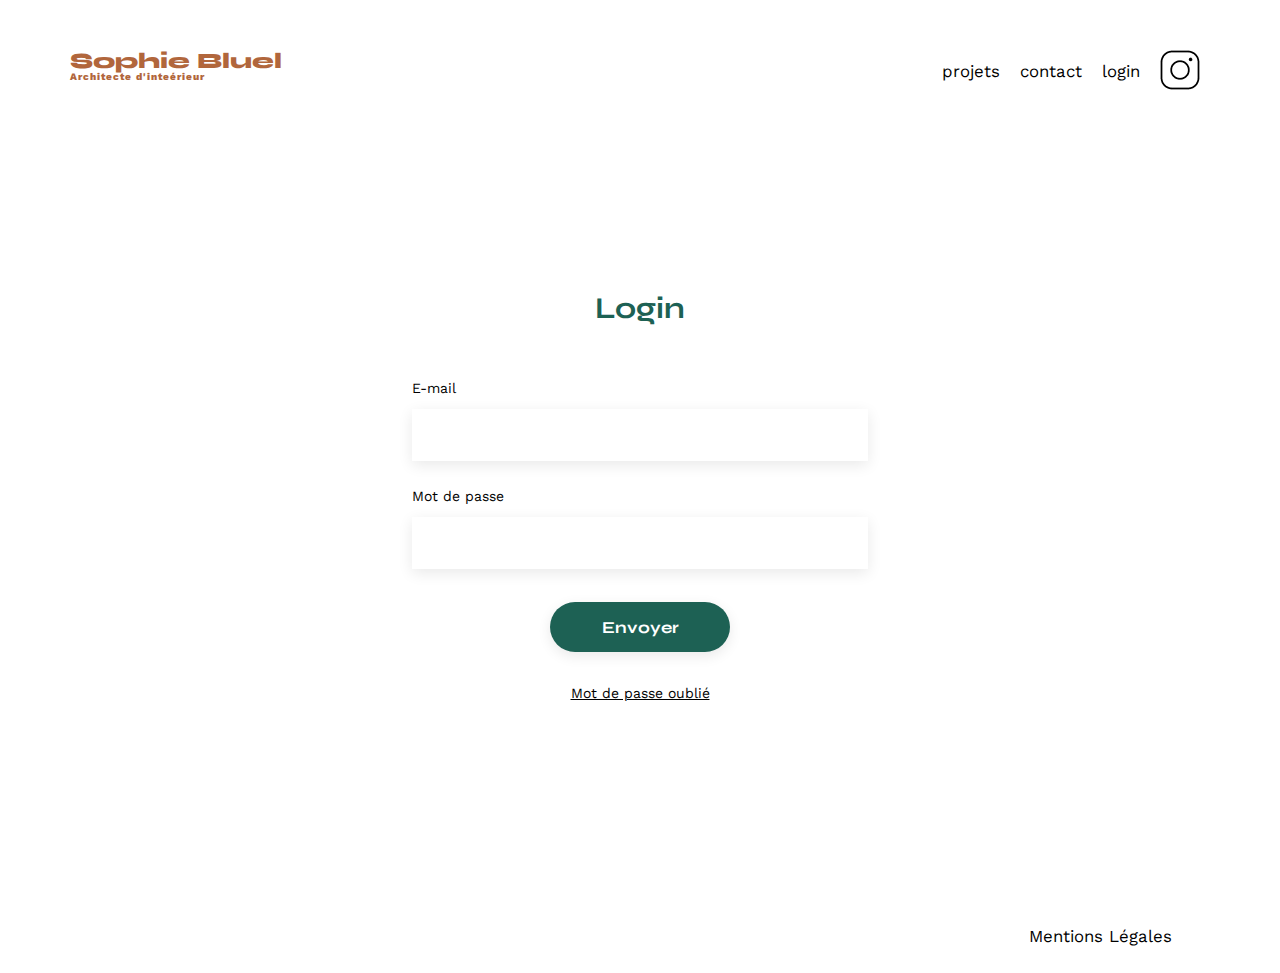
<file: FrontEnd/login.html>
<!DOCTYPE html>
<HTML lang="fr">
<head>
    <meta charset="UTF-8">
	<title>Sophie Bluel - Architecte d'intérieur</title>
    <meta name="viewport" content="width=device-width, initial-scale=1.0">
	<link rel="preconnect" href="https://fonts.googleapis.com">
	<link rel="preconnect" href="https://fonts.gstatic.com" crossorigin>
    <link href="https://fonts.googleapis.com/css2?family=Syne:wght@700;800&family=Work+Sans&display=swap" rel="stylesheet">
    <meta name="description" content="">
    <link rel="stylesheet" href="./assets/style.css">
    <script type="module" src="/js/login.js"></script>
</head>
<body>
    <header>
        <h1>Sophie Bluel <span>Architecte d'inteérieur</span></h1>
        <nav>
            <ul>
                <li><a href="index.html#portfolio">projets</a></li>
                <li><a href="index.html#contact">contact</a></li>
                <li><a href="login.html">login</a></li>
                <li><img src="./assets/icons/instagram.png" alt="Instagram"></li>
            </ul>
        </nav>
    </header>
    <main>        
        <section id="identification">
            <h2>Login</h2>
            <form action="#" method="post">
                <label>E-mail</label>
                <input type="text" name="email" id="email" required>
                <label>Mot de passe</label>
                <input type="text" name="password" id="password" required>
                <input type="submit" value="Envoyer">
            </form>
            <p>Mot de passe oublié</p>
        </section>
    </main>

    <footer>
        <nav>
            <ul>
                <li>Mentions Légales</li>
            </ul>
        </nav>
    </footer>
</body>


</HTML>
</file>
<file: FrontEnd/assets/style.css>
/* http://meyerweb.com/eric/tools/css/reset/
   v2.0 | 20110126
   License: none (public domain)
*/

html, body, div, span, applet, object, iframe,
h1, h2, h3, h4, h5, h6, p, blockquote, pre,
a, abbr, acronym, address, big, cite, code,
del, dfn, em, img, ins, kbd, q, s, samp,
small, strike, strong, sub, sup, tt, var,
b, u, i, center,
dl, dt, dd, ol, ul, li,
fieldset, form, label, legend,
table, caption, tbody, tfoot, thead, tr, th, td,
article, aside, canvas, details, embed,
figure, figcaption, footer, header, hgroup,
menu, nav, output, ruby, section, summary,
time, mark, audio, video {
	margin: 0;
	padding: 0;
	border: 0;
	font-size: 100%;
	font: inherit;
	vertical-align: baseline;
}
a {
	text-decoration: none;
	color: #000000;
}
a:hover {
	color: #B1663C;
}
/* HTML5 display-role reset for older browsers */
article, aside, details, figcaption, figure,
footer, header, hgroup, menu, nav, section {
	display: block;
}
body {
	line-height: 1;
}
ol, ul {
	list-style: none;
}
blockquote, q {
	quotes: none;
}
blockquote:before, blockquote:after,
q:before, q:after {
	content: '';
	content: none;
}
table {
	border-collapse: collapse;
	border-spacing: 0;
}
/** end reset css**/
body {
	max-width: 1140px;
	margin:auto;
	font-family: 'Work Sans' ;
	font-size: 14px;
}
.blackBlock {
	display: flex;
	flex-direction: row;
	align-items: center;
	justify-content: center;
	background-color: #000000;
	padding: 10px;
	position: absolute;
	top: 0;
	left: 0;
	right: 0;
}
.blackBlocktext {
	padding: 5px;
	color: white;
}
header {
	display: flex;
	justify-content: space-between;
	margin: 50px 0
}
section {
	margin: 50px 0
}

h1{
	display: flex;
	flex-direction: column;
	font-family: 'Syne';
	font-size: 22px;
	font-weight: 800;
	color: #B1663C
}

h1 > span {
	font-family: 'Work Sans';
	font-size:10px;
	letter-spacing: 0.1em;
}

h2{
	font-family: 'Syne';
	font-weight: 700;
	font-size: 30px;
	color: #1D6154
}

nav ul {
	display: flex;
	align-items: center;
	list-style-type: none;
}
nav li {
	padding: 0 10px;
	font-size: 1.2em;
}

li:hover {
	color: #B1663C;
}
#introduction {
	display: flex;
	align-items: center;
}
#introduction figure {
	flex: 1
}
#introduction img {
	display: block;
	margin: auto;
	width: 80%;
}

#introduction article {
	flex: 1
}
#introduction h2 {
	margin-bottom: 1em;
}
#introduction p {
	margin-bottom: 0.5em;
}
.entete h2{
	display: inline;
	margin-right: 20px;
}
.entete {
	text-align: center;
}
#modifier:hover {
	text-decoration: none;
	cursor: pointer;
}
#modifier {
	border: none;
	font-size: 15px;
	background-color: white;
}
#portfolio {
	margin-top: 100px;
}
#portfolio h2 {
	text-align: center;
	margin-bottom: 1em;
}
/*pour le background du modal*/
.modal {
	display: flex;	
	position: fixed;
	z-index: 1;
	overflow: scroll;
	left: 0;
	top: -150px;
	width: 100%;
	height: 150%;
	background: rgba(0, 0, 0, 0.8);
}

.previous {
	float: left;
	font-size: 20px;
	font-weight: bold;	
}
.previous:hover,
.previous:focus {
	text-decoration: none;
	cursor: pointer;
}
.close {
	float: right;
	font-size: 20px;
	font-weight: bold;	
}
.close:hover,
.close:focus{
	text-decoration: none;
	cursor: pointer;
}
/*contenu du modal*/
.modal-content {
	text-align: center;
	justify-content: center;
	background-color: #fff;
	width: 700px;
	height: auto;
	margin: 15% auto;
	padding: 20px;
}
.modal-addItem {
	text-align: center;
	justify-content: center;
	background-color: #fff;
	width: 700px;
	height: auto;
	margin: 15% auto;
	padding: 20px;
}
.modal-addItem .imported-photo {
	max-width: 50%;	
}
.modal-addItem label {
	margin: 1em 0 1em 0;
}
.modal-addItem input {
	height: 50px;
	font-size: 1.2em;
	border: none;
	box-shadow: 0px 4px 14px rgba(0, 0, 0, 0.09);
}
.modal-addItem select {
	height: 50px;
	font-size: 1.2em;
	border: none;
	box-shadow: 0px 4px 14px rgba(0, 0, 0, 0.09);
}
.modal-title {
	margin-top: 25px;
	font-size: 25px;
	font-weight: bold;
}
.modal-image {
	display: grid;
	grid-template-columns: repeat(5,1fr);
	grid-gap: 15px;
	margin: 50px;
}
.photoAdd-block {
	align-items: center;
	display: flex;
	flex-direction: column;
	margin-left: 15%;
	margin-top: 30px;
	margin-bottom: 30px;
	padding-top: 15px;
	padding-bottom: 15px;
	background-color: #e4f3f7;
	width: 70%;
}
.add-tool {
	display: flex;
	flex-direction: column;
}
.custom-file-upload {
	background-color: #B3B3B3;
  	color: #fff;
  	border: none;
  	padding: 10px 30px;
  	cursor: pointer;
  	border-radius: 20px;
	margin-top: 10px;
	margin-bottom: 10px;
	font-family: 'Syne';
	font-weight: 200;	
}
.modal-addItem form {
	text-align: left;
	margin-top:30px;
	display: flex;
	flex-direction: column;
	padding: 20px 15%;
}
input[type="file"] {
	display: none;
}
.fa-image {
	margin-top: 15px;
	font-size: 100px;
	color: #B3B3B3;
}
.miniature {
	width: 100%;
	height: 100%;	
}
.fa-trash-can {
	position: absolute;
	z-index: 1;
	margin-left: -25px;
	margin-top: 5px;
	border: 1px solid black;
	background-color: #000000;
	color: #fff;
	padding: 2px;
}
.fa-trash-can:hover {
	cursor: pointer;
}
.notification {
	display: none;
}
.addWork {
	color: #B3B3B3;
  	width: 550px;
  	height: 1px;
}
#formulaireDenvoi .addWork {
	color: #B3B3B3;
	margin-top: 30px;
  	width: 500px;
  	height: 1px;
}
.modal-content button{
	background-color: #1D6154;
  	color: #fff;
  	border: none;
  	padding: 10px 30px;
  	cursor: pointer;
  	border-radius: 20px;
	margin-top: 20px;
	font-family: 'Syne';
	font-weight: 200;
	font-size: 15px;
}

#validate {
	background-color: #B3B3B3;
  	color: #fff;
  	border: none;
  	padding: 10px 30px;
  	cursor: pointer;
  	border-radius: 20px;
	margin-top: 20px;
	margin-left: 150px;
	font-family: 'Syne';
	font-weight: 200;
	font-size: 15px;
	width: 200px;
}
#validate:enabled {
	background-color: #1D6154;
  	color: #fff;
  	border: none;
  	padding: 10px 30px;
  	cursor: pointer;
  	border-radius: 20px;
	margin-top: 20px;
	margin-left: 150px;
	font-family: 'Syne';
	font-weight: 200;
	font-size: 15px;
	width: 200px;
}
.filtres {
	text-align: center;
}
.filtres button {
	padding: 5px 15px;
	border-radius: 20px;
	border: 1.5px solid #1D6154;
	margin-right: 10px;
	margin-left: 10px;
	margin-top: 30px;
	margin-bottom: 50px;	
	background-color: white;
	font-family: 'Syne';
	font-weight: 500;
	font-size: 15px;
	color: #1D6154;
}

.filtres button:hover {
	background-color: #1D6154;
	color: white;
}
.gallery {
	margin-top: 100px;
	width: 100%;
	display: grid;
	grid-template-columns: repeat(3, 1fr);
	grid-column-gap: 20px;
	grid-row-gap: 20px;
}

.gallery img {
	width: 100%;

}
#contact {
	width: 50%;
	margin: auto;
}
#contact > * {
	text-align: center;

}
#contact h2{
	margin-bottom: 20px;
}
#contact form {
	text-align: left;
	margin-top:30px;
	display: flex;
	flex-direction: column;
}

#contact input {
	height: 50px;
	font-size: 1.2em;
	border: none;
	box-shadow: 0px 4px 14px rgba(0, 0, 0, 0.09);
}
#contact label {
	margin: 2em 0 1em 0;
}
#contact textarea {
	border: none;
	box-shadow: 0px 4px 14px rgba(0, 0, 0, 0.09);
}
#identification {
	width: 40%;
	margin: auto;
	padding-top: 150px;
	padding-bottom: 200px;
}
#identification >*{
text-align: center;
}
#identification h2 {
	margin-bottom: 20px;
}
#identification form {
	text-align: left;
	margin-top:30px;
	display: flex;
	flex-direction: column;
}
#identification input {
	height: 50px;
	font-size: 1.2em;
	border: none;
	box-shadow: 0px 4px 14px rgba(0, 0, 0, 0.09);
}
#identification label {
	margin: 2em 0 1em 0;
}
#identification textarea {
	border: none;
	box-shadow: 0px 4px 14px rgba(0, 0, 0, 0.09);
}
#identification p {
	text-decoration: underline;
}
input[type="submit"]{
	font-family: 'Syne';
	font-weight: 700;
	color: white;
	background-color: #1D6154;
	margin : 2em auto ;
	width: 180px;
	text-align: center;
	border-radius: 60px ;
}

footer nav ul {
	display: flex;
	justify-content: flex-end;
	margin: 2em
}
.error-message {
	color: red;
	font-weight: bold;
	margin-top: 10px;
	font-size: large;
}
</file>
